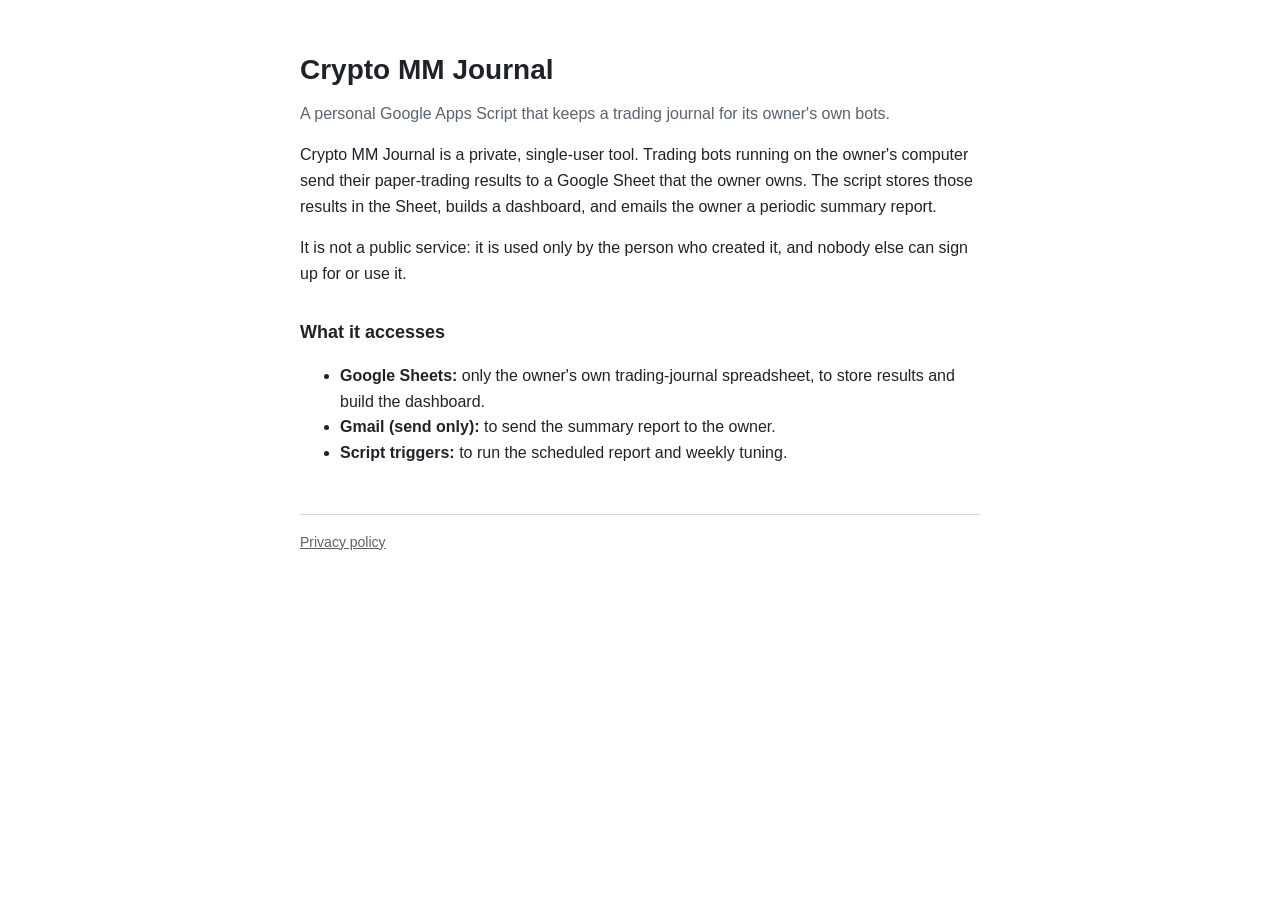
<file: index.html>
<!doctype html>
<html lang="en">
<head>
<meta charset="utf-8">
<meta name="viewport" content="width=device-width, initial-scale=1">
<title>Crypto MM Journal</title>
<link rel="stylesheet" href="style.css">
</head>
<body>
<main>
  <h1>Crypto MM Journal</h1>
  <p class="lead">A personal Google Apps Script that keeps a trading journal for its owner's own bots.</p>
  <p>Crypto MM Journal is a private, single-user tool. Trading bots running on the owner's computer
     send their paper-trading results to a Google Sheet that the owner owns. The script stores those
     results in the Sheet, builds a dashboard, and emails the owner a periodic summary report.</p>
  <p>It is not a public service: it is used only by the person who created it, and nobody else can
     sign up for or use it.</p>
  <h2>What it accesses</h2>
  <ul>
    <li><strong>Google Sheets:</strong> only the owner's own trading-journal spreadsheet, to store results and build the dashboard.</li>
    <li><strong>Gmail (send only):</strong> to send the summary report to the owner.</li>
    <li><strong>Script triggers:</strong> to run the scheduled report and weekly tuning.</li>
  </ul>
  <footer><a href="privacy.html">Privacy policy</a></footer>
</main>
</body>
</html>
</file>
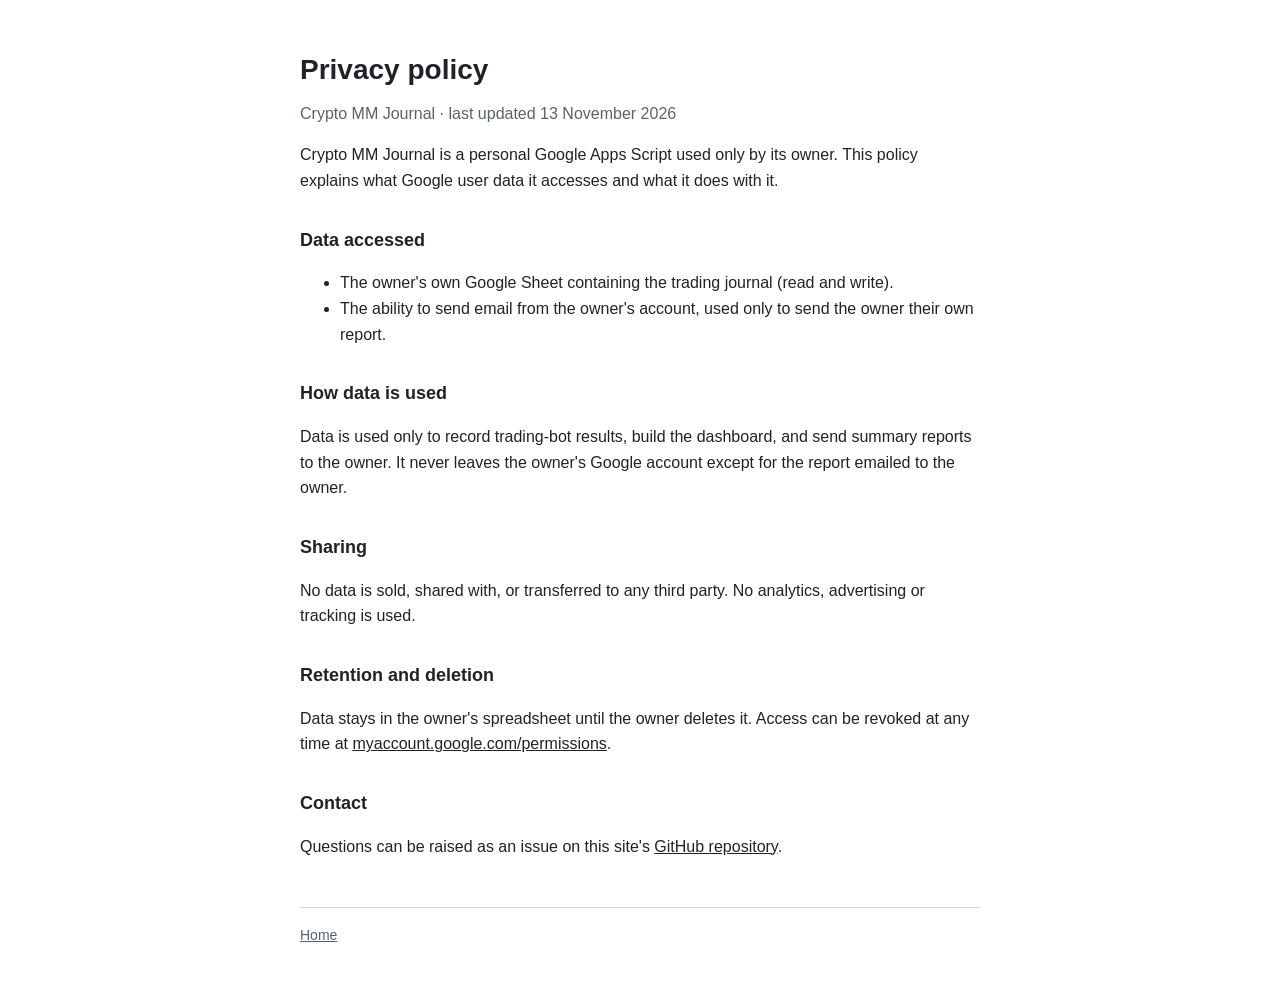
<file: privacy.html>
<!doctype html>
<html lang="en">
<head>
<meta charset="utf-8">
<meta name="viewport" content="width=device-width, initial-scale=1">
<title>Privacy Policy - Crypto MM Journal</title>
<link rel="stylesheet" href="style.css">
</head>
<body>
<main>
  <h1>Privacy policy</h1>
  <p class="lead">Crypto MM Journal &middot; last updated 13 November 2026</p>
  <p>Crypto MM Journal is a personal Google Apps Script used only by its owner. This policy explains
     what Google user data it accesses and what it does with it.</p>
  <h2>Data accessed</h2>
  <ul>
    <li>The owner's own Google Sheet containing the trading journal (read and write).</li>
    <li>The ability to send email from the owner's account, used only to send the owner their own report.</li>
  </ul>
  <h2>How data is used</h2>
  <p>Data is used only to record trading-bot results, build the dashboard, and send summary reports to the owner.
     It never leaves the owner's Google account except for the report emailed to the owner.</p>
  <h2>Sharing</h2>
  <p>No data is sold, shared with, or transferred to any third party. No analytics, advertising or tracking is used.</p>
  <h2>Retention and deletion</h2>
  <p>Data stays in the owner's spreadsheet until the owner deletes it. Access can be revoked at any time at
     <a href="https://myaccount.google.com/permissions">myaccount.google.com/permissions</a>.</p>
  <h2>Contact</h2>
  <p>Questions can be raised as an issue on this site's
     <a href="https://github.com/heygeorge/crypto-mm-journal">GitHub repository</a>.</p>
  <footer><a href="index.html">Home</a></footer>
</main>
</body>
</html>
</file>
<file: style.css>
:root { --bg: #ffffff; --fg: #1f2328; --muted: #59636e; --line: #d1d9e0; }
@media (prefers-color-scheme: dark) { :root { --bg: #0d1117; --fg: #e6edf3; --muted: #9198a1; --line: #3d444d; } }
body { margin: 0; background: var(--bg); color: var(--fg); font: 16px/1.6 -apple-system, "Segoe UI", Helvetica, Arial, sans-serif; }
main { max-width: 680px; margin: 0 auto; padding: 48px 16px; }
h1 { font-size: 28px; margin: 0 0 8px; } h2 { font-size: 18px; margin-top: 32px; }
p.lead { color: var(--muted); margin-top: 0; } a { color: inherit; }
footer { margin-top: 48px; padding-top: 16px; border-top: 1px solid var(--line); color: var(--muted); font-size: 14px; }
</file>
